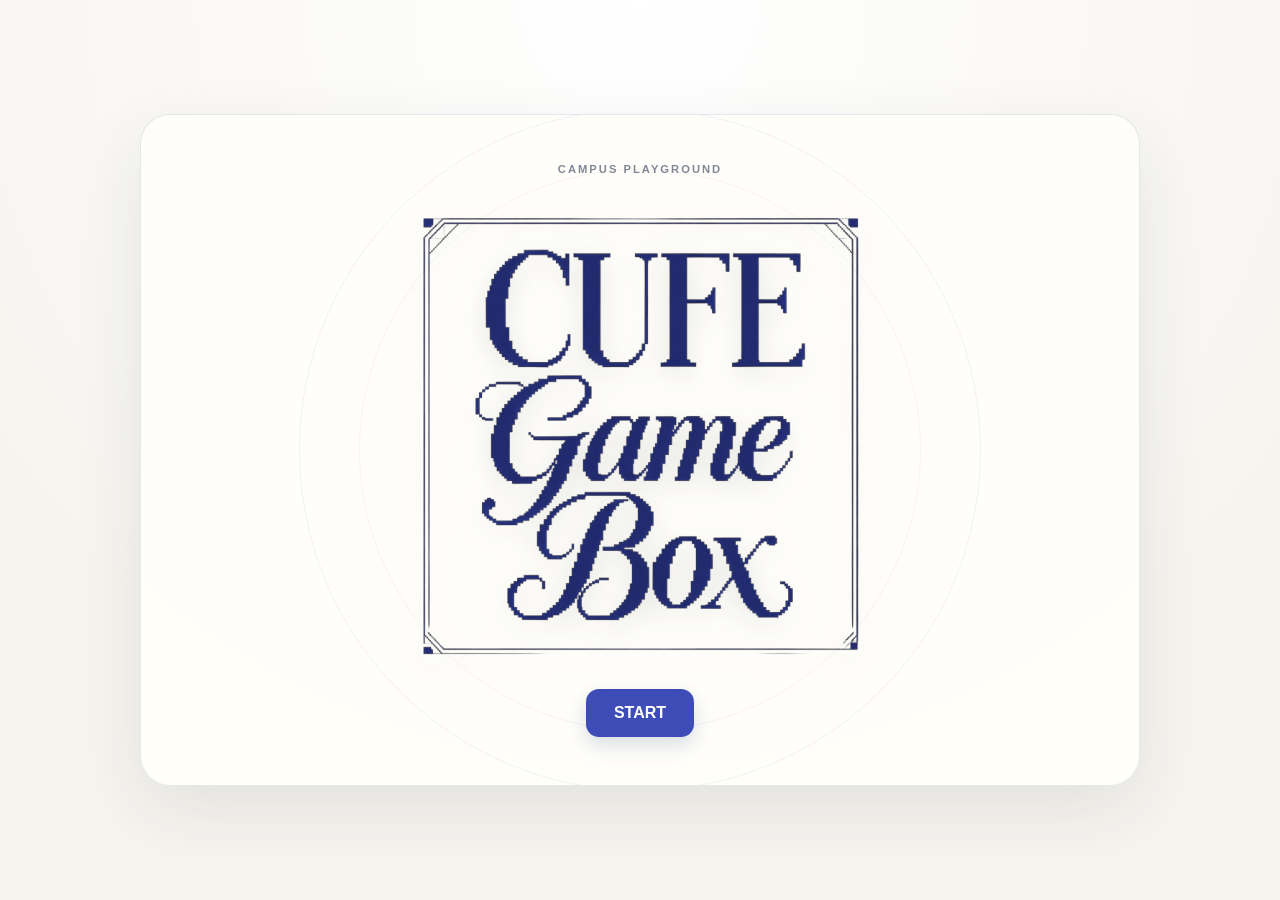
<file: index.html>
<!doctype html>
<html lang="zh-CN">
<head>
  <meta charset="utf-8">
  <meta name="viewport" content="width=device-width, initial-scale=1">
  <meta name="theme-color" content="#f6f4ef">
  <meta name="description" content="校园主题创意小游戏合集">
 
  <link rel="stylesheet" href="css/hub.css">
</head>
<body>
  <main class="hub-app">
    <section class="hub-home" id="hub-home">
      <div class="hero-card">
        <p class="eyebrow">CAMPUS PLAYGROUND</p>
        <img class="hero-emblem" src="assets/images/html/maintitle_s1.webp" alt="游戏盒">
        

        <button class="hub-primary" id="open-games" type="button">START</button>
    </section>
    <section class="game-picker" id="game-picker" hidden>
      <header class="picker-header"><div><p class="eyebrow">CHOOSE A GAME</p><h1>选择一款游戏！</h1><p class="picker-copy"></p></div><button class="hub-link" id="back-home" type="button">返回首页</button></header>
      <div class="game-cards">
        <article class="game-card color-card"><div class="card-art card-art-colors" aria-hidden="true"><img src="assets/images/html/1.webp" alt=""></div><div class="card-content"><p class="card-number">GAME 01</p><h2>徽常合理</h2><p>滑动棋盘，让相同颜色的校徽相遇并升级，合成金色通关。</p><a class="card-button" href="color-merge.html?from=hub">进入游戏</a></div></article>
        <article class="game-card match-card"><div class="card-art card-art-match" aria-hidden="true"><img src="assets/images/html/2.webp" alt=""></div><div class="card-content"><p class="card-number">GAME 02</p><h2>翻牌吧！</h2><p>翻开卡片，记住位置，并找出对应的一对校园照片与线描图，完成配对。</p><a class="card-button card-button-secondary" href="photo-line-match.html">开始配对</a></div></article>
        <article class="game-card stg-card"><div class="card-art card-art-stg" aria-hidden="true"><img src="assets/images/html/3.webp" alt=""></div><div class="card-content"><p class="card-number">GAME 03</p><h2>突围龙马路</h2><p>操控主角躲避弹幕，勇敢反击小作业、实验报告与期末考试吧！</p><a class="card-button card-button-secondary" href="stg.html">开始突围</a></div></article>
      </div>
      
    </section>
  </main>
  <script type="module" src="js/hub.js"></script>
</body>
</html>
</file>
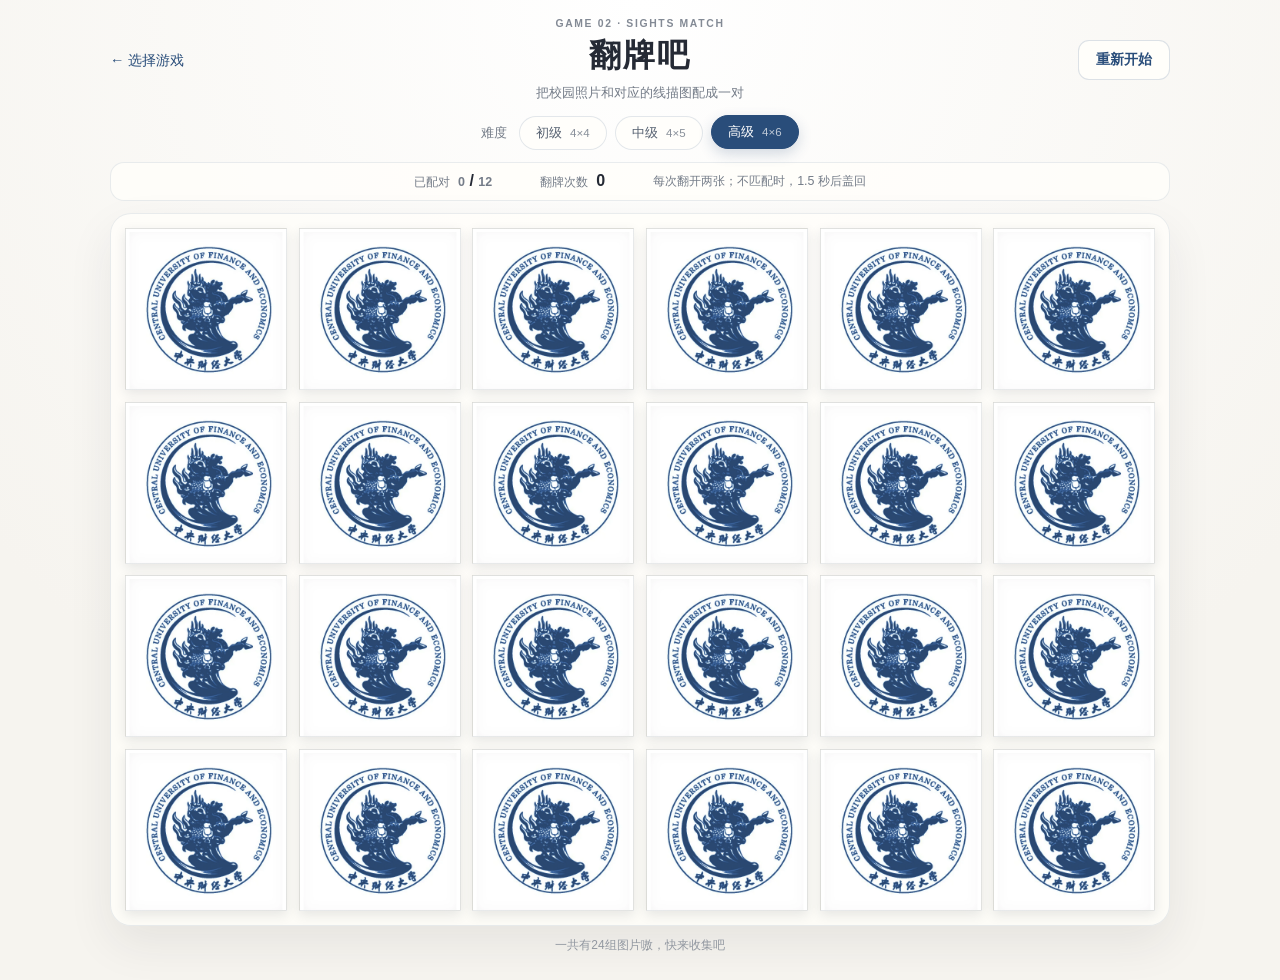
<file: photo-line-match.html>
<!doctype html>
<html lang="zh-CN">
<head>
  <meta charset="utf-8">
  <meta name="viewport" content="width=device-width, initial-scale=1">
  <meta name="theme-color" content="#f6f4ef">
  <meta name="description" content="校园照片与线描图翻牌配对游戏">
  <title>翻牌吧</title>
  <link rel="stylesheet" href="css/memory-match.css">
</head>
<body>
  <main class="match-app">
    <header class="match-header">
      <a class="back-link" href="index.html#games" aria-label="返回游戏选择">← <span>选择游戏</span></a>
      <div class="match-title-block">
        <p class="eyebrow">GAME 02 · SIGHTS MATCH</p>
        <h1>翻牌吧</h1>
        <p class="match-subtitle">把校园照片和对应的线描图配成一对</p>
      </div>
      <button class="restart-button" id="restart-game" type="button">重新开始</button>
    </header>

    <nav class="difficulty-picker" aria-label="选择游戏难度">
      <span class="difficulty-label">难度</span>
      <button type="button" class="difficulty-button" data-difficulty="beginner" aria-pressed="false">初级 <small>4×4</small></button>
      <button type="button" class="difficulty-button" data-difficulty="intermediate" aria-pressed="false">中级 <small>4×5</small></button>
      <button type="button" class="difficulty-button is-selected" data-difficulty="advanced" aria-pressed="true">高级 <small>4×6</small></button>
    </nav>

    <section class="match-status" aria-label="游戏进度">
      <div><span>已配对</span><strong><span id="matched-count">0</span> / <span id="total-pairs">12</span></strong></div>
      <div><span>翻牌次数</span><strong id="turn-count">0</strong></div>
      <p class="rule-hint">每次翻开两张；不匹配时，1.5 秒后盖回</p>
    </section>

    <section class="board-wrap" aria-label="翻牌区域">
      <div class="match-board" id="match-board" aria-live="polite"></div>
    </section>
    <p class="match-footer">一共有24组图片嗷，快来收集吧</p>

    <dialog class="match-dialog" id="match-dialog" aria-labelledby="finish-title">
      <div class="dialog-content">
        <p class="eyebrow">ROUND COMPLETE</p>
        <h2 id="finish-title">脑子怎么这么好使！</h2>
        <p id="finish-message">脑子怎么这么好使！</p>
        <button class="restart-button restart-primary" id="play-again" type="button">再玩一轮</button>
        <a class="back-link dialog-back" href="index.html#games">返回选择游戏</a>
      </div>
    </dialog>
  </main>
  <script type="module" src="js/photo-line-match.js"></script>
</body>
</html>
</file>
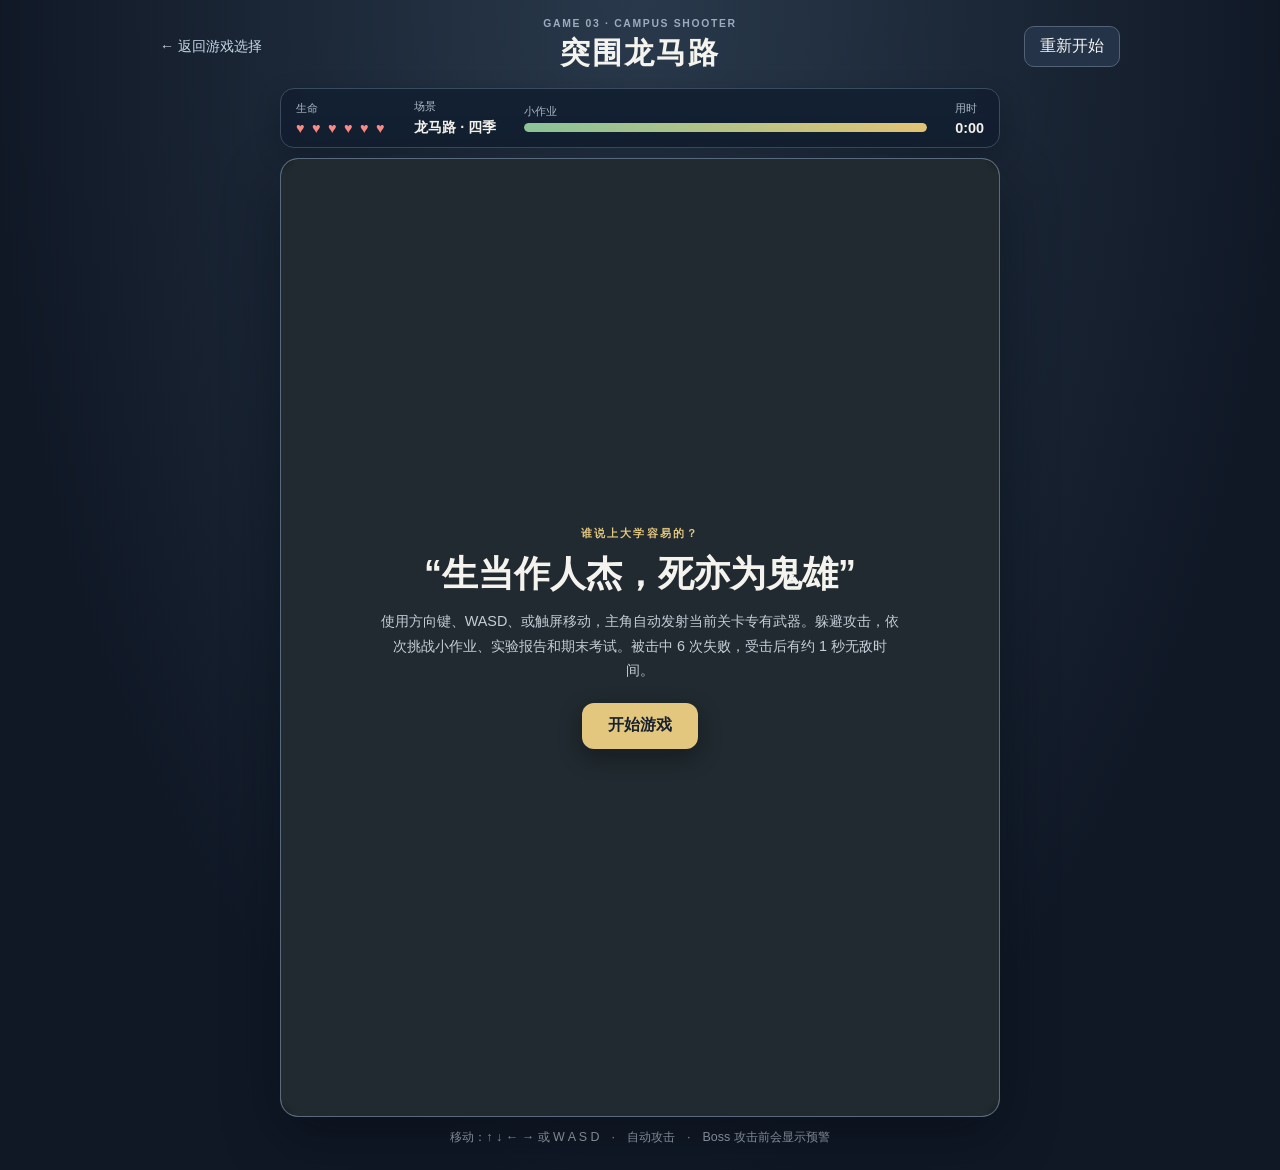
<file: stg.html>
<!doctype html>
<html lang="zh-CN">
<head>
  <meta charset="utf-8">
  <meta name="viewport" content="width=device-width, initial-scale=1">
  <meta name="theme-color" content="#111a29">
  <meta name="description" content="操控学生躲避弹幕，挑战小作业、实验报告和期末考试">
  <title>突围龙马路</title>
  <link rel="stylesheet" href="css/stg.css">
</head>
<body>
  <main class="stg-app">
    <header class="stg-header">
      <a href="index.html#games">← 返回游戏选择</a>
      <div><p>GAME 03 · CAMPUS SHOOTER</p><h1>突围龙马路</h1></div>
      <button id="restart" type="button">重新开始</button>
    </header>
    <section class="hud" aria-label="战斗状态">
      <div><span>生命</span><strong id="lives" aria-live="polite">♥ ♥ ♥ ♥ ♥ ♥</strong></div>
      <div><span>场景</span><strong id="stage">龙马路 · 四季</strong></div>
      <div class="boss-hud"><span id="boss-name">小作业</span><strong><i id="boss-bar"></i></strong></div>
      <div><span>用时</span><strong id="timer">0:00</strong></div>
    </section>
    <section class="arena-wrap" aria-label="游戏区域">
      <canvas id="arena" width="720" height="960" aria-label="使用方向键或 WASD 移动，自动攻击并躲避敌方攻击"></canvas>
      <div class="overlay" id="overlay">
        <p class="overlay-kicker">谁说上大学容易的？</p>
        <h2 id="overlay-title">“生当作人杰，死亦为鬼雄”</h2>
        <p id="overlay-copy">使用方向键、WASD、或触屏移动，主角自动发射当前关卡专有武器。躲避攻击，依次挑战小作业、实验报告和期末考试。被击中 6 次失败，受击后有约 1 秒无敌时间。</p>
        <button id="start" type="button">开始游戏</button>
      </div>
    </section>
    <p class="controls-hint">移动：↑ ↓ ← → 或 W A S D　·　自动攻击　·　Boss 攻击前会显示预警</p>
  </main>
  <script src="js/stg.js" defer></script>
</body>
</html>
</file>
<file: css/hub.css>
:root { color-scheme: light; --ink:#252a35; --muted:#737b88; --paper:#f6f4ef; --accent:#3e4cb8; --accent-dark:#3e4cb8; --gold:#c5a45f; font-family:"Imprint MT Shadow","Microsoft YaHei",sans-serif; color:var(--ink); background:var(--paper); }
* { box-sizing:border-box; }
body { margin:0; min-width:320px; min-height:100vh; background:radial-gradient(circle at 50% 0,#fff 0,var(--paper) 72%); }
button,a { font:inherit; }
.hub-app { min-height:100vh; display:grid; place-items:center; padding:28px 20px; }
.hub-home,.game-picker,.coming-page { width:min(100%,1000px); margin:auto; }
.hub-home[hidden],.game-picker[hidden] { display:none; }
.hero-card { position:relative; isolation:isolate; overflow:hidden; min-height:620px; display:flex; flex-direction:column; align-items:center; justify-content:center; padding:48px 28px; text-align:center; border:1px solid rgba(39,72,115,.12); border-radius:30px; background:rgba(255,254,250,.94); box-shadow:0 24px 70px rgba(37,43,53,.09); }
.hero-card::before,.hero-card::after { content:""; position:absolute; z-index:-1; left:50%; top:50%; width:min(80vw,680px); aspect-ratio:1; border:1px solid rgba(39,72,115,.065); border-radius:50%; transform:translate(-50%,-50%); }
.hero-card::after { width:min(68vw,560px); border-color:rgba(39,72,115,.05); }
.eyebrow { margin:0 0 12px; color:#818895; font-size:.7rem; font-weight:750; letter-spacing:.18em; }
.hero-emblem { display:block; width:clamp(280px,36vw,500px); height:auto; max-width:min(78vw,calc(100svh - 300px)); aspect-ratio:1; object-fit:contain; margin:clamp(10px,2vh,22px) 0 clamp(12px,2.5vh,28px); filter:drop-shadow(0 8px 14px rgba(31,45,65,.13)); }
.hero-card h1,.picker-header h1,.coming-card h1 { margin:0; font-family:Georgia,"Microsoft YaHei",serif; letter-spacing:.08em; }
.hero-card h1 { font-size:clamp(2.3rem,6vw,3.5rem); }
.hero-copy { margin:15px 0 30px; color:var(--muted); letter-spacing:.16em; }
.hub-primary,.card-button { display:inline-flex; min-height:48px; align-items:center; justify-content:center; padding:0 28px; border:0; border-radius:13px; color:#fff; background:var(--accent); text-decoration:none; font-weight:700; box-shadow:0 8px 20px rgba(41,77,122,.18); cursor:pointer; transition:transform .16s ease,background .16s ease; }
.hub-primary:hover,.card-button:hover { transform:translateY(-2px); background:var(--accent-dark); }
.hero-note { margin:20px 0 0; color:#969ba2; font-size:.8rem; letter-spacing:.12em; }
.game-picker { padding:22px 0; }
.picker-header { display:flex; justify-content:space-between; align-items:end; gap:20px; margin-bottom:28px; }
.picker-header .eyebrow { margin-bottom:8px; }
.picker-header h1 { font-size:clamp(1.8rem,5vw,2.5rem); }
.picker-copy { margin:9px 0 0; color:var(--muted); }
.hub-link { padding:10px 16px; border:1px solid rgba(39,72,115,.16); border-radius:11px; color:var(--accent); background:rgba(255,254,250,.9); cursor:pointer; white-space:nowrap; }
.game-cards { display:grid; grid-template-columns:repeat(3,minmax(0,1fr)); gap:20px; }
.game-card { overflow:hidden; display:flex; min-width:0; flex-direction:column; border:1px solid rgba(39,72,115,.12); border-radius:22px; background:#fffefa; box-shadow:0 14px 38px rgba(37,43,53,.07); }
.game-picker .game-card,.game-picker .card-art { background:#f4f4f2; }
.card-art { min-height:230px; display:flex; align-items:center; justify-content:center; gap:8px; overflow:hidden; background:linear-gradient(145deg,#e9edf1,#f6f4ef); }
.card-art-colors img,.card-art-match img,.card-art-stg img { display:block; width:100%; height:100%; object-fit:cover; }
.card-art-colors img:nth-child(2) { transform:translateY(-19px); }
.card-art-colors img:nth-child(3) { transform:translateY(18px); }
.card-art-match { gap:15px; background:linear-gradient(140deg,#e3e9e8,#f3eee4); }
.card-art-stg { gap:16px; background:linear-gradient(145deg,#dce6ee,#f3e7ce); }
.stg-student,.stg-bullet,.stg-boss { display:grid; place-items:center; border-radius:18px; box-shadow:0 10px 24px rgba(37,43,53,.1); }
.stg-student { width:90px; height:100px; background:#fffefa; font-size:3rem; }
.stg-bullet { width:46px; height:46px; border-radius:50%; color:#fff; background:#75a77c; font-size:1.3rem; }
.stg-boss { width:88px; height:88px; color:#fff; background:#344b70; font-weight:800; letter-spacing:.12em; }
.mini-card { width:clamp(76px,10vw,112px); aspect-ratio:1; display:grid; place-items:center; border:1px solid rgba(39,72,115,.13); border-radius:16px; color:#526171; background:rgba(255,255,255,.86); font-weight:700; box-shadow:0 10px 24px rgba(37,43,53,.08); }
.mini-line { color:#54725f; background:linear-gradient(135deg,#fff,#edf2ed); }
.match-mark { color:var(--gold); font-size:1.7rem; }
.card-content { padding:22px 24px 24px; }
.card-number { margin:0 0 7px; color:#9b875c; font-size:.68rem; font-weight:750; letter-spacing:.15em; }
.card-content h2 { margin:0 0 8px; font-family:Georgia,"Microsoft YaHei",serif; font-size:1.45rem; }
.card-content>p:not(.card-number) { min-height:48px; margin:0 0 18px; color:var(--muted); line-height:1.6; font-size:.9rem; }
.card-button { min-height:42px; padding:0 20px; border-radius:10px; font-size:.9rem; }
.card-button-secondary { color:var(--accent); background:#edf0f3; box-shadow:none; }
.card-button-secondary:hover { color:#fff; }
.game-picker .card-button,.game-picker .card-button-secondary { color:#fff; background:#4b50b8; box-shadow:0 8px 20px rgba(75,80,184,.18); }
.game-picker .card-button:hover,.game-picker .card-button-secondary:hover,.game-picker .card-button:focus-visible,.game-picker .card-button-secondary:focus-visible { color:#4b50b8; background:#fff; }
.coming-label { margin-left:12px; color:#9298a1; font-size:.77rem; }
.picker-footer { margin:24px 0 0; text-align:center; color:#9298a1; font-size:.82rem; }
.coming-card { width:min(100%,620px); margin:auto; padding:clamp(28px,6vw,54px); border:1px solid rgba(39,72,115,.12); border-radius:26px; background:#fffefa; box-shadow:0 24px 70px rgba(37,43,53,.09); text-align:center; }
.coming-art { display:flex; justify-content:center; align-items:center; gap:18px; margin:24px 0; }
.coming-art span { width:110px; aspect-ratio:1; display:grid; place-items:center; border-radius:18px; color:#566574; background:#eef0ed; font-weight:700; }
.coming-art b { color:var(--gold); font-size:1.7rem; }
.coming-card h1 { font-size:clamp(1.8rem,5vw,2.35rem); }
.coming-card p { color:var(--muted); line-height:1.75; }
.coming-status { margin:20px 0 26px; color:#8b7953!important; font-size:.88rem; }
.link-primary { margin-top:5px; }
@media(max-width:900px) { .game-cards { grid-template-columns:repeat(2,minmax(0,1fr)); } }
@media(max-width:680px) { .hub-app { padding:16px 13px; } .hero-card { min-height:calc(100svh - 32px); border-radius:24px; } .hero-emblem { width:min(72vw,42svh,380px); max-width:78vw; margin:clamp(8px,2vh,18px) 0; } .picker-header { align-items:flex-start; } .game-cards { grid-template-columns:1fr; gap:15px; } .card-art { min-height:180px; } .card-content { padding:19px; } .card-content>p:not(.card-number) { min-height:0; } }
/* 三款游戏合集页的可访问性与响应式细节 */
.game-card { transition:transform .22s ease,box-shadow .22s ease; }
.game-card:hover { transform:translateY(-4px); box-shadow:0 20px 44px rgba(37,43,53,.12); }
a:focus-visible,button:focus-visible { outline:3px solid #c5a45f; outline-offset:3px; }
@media (min-width:681px) and (max-width:900px) {
  .game-card:last-child { grid-column:1 / -1; width:calc(50% - 10px); justify-self:center; }
}
@media (prefers-reduced-motion:reduce) {
  *,*::before,*::after { scroll-behavior:auto!important; transition-duration:.01ms!important; animation-duration:.01ms!important; }
}
</file>
<file: css/memory-match.css>
:root { color-scheme:light; --ink:#252a35; --muted:#747c88; --paper:#f6f4ef; --card:#fffefa; --accent:#294d7a; --line:#e5e0d7; font-family:"Segoe UI","Microsoft YaHei",sans-serif; color:var(--ink); background:var(--paper); }
* { box-sizing:border-box; }
body { margin:0; min-width:320px; min-height:100vh; background:radial-gradient(circle at 50% 0,#fff 0,var(--paper) 72%); }
.match-app { width:min(100%,1120px); min-height:100vh; margin:auto; padding:18px clamp(12px,3vw,30px) 26px; }
.match-header { display:grid; grid-template-columns:1fr auto 1fr; align-items:center; gap:12px; margin-bottom:14px; }
.back-link { justify-self:start; color:var(--accent); text-decoration:none; font-size:.9rem; white-space:nowrap; }
.back-link:hover { text-decoration:underline; }
.match-title-block { text-align:center; }
.eyebrow { margin:0 0 5px; color:#838a95; font-size:.65rem; font-weight:750; letter-spacing:.16em; }
.match-title-block h1 { margin:0; font-family:Georgia,"Microsoft YaHei",serif; font-size:clamp(1.35rem,4vw,2rem); letter-spacing:.06em; }
.match-subtitle { margin:6px 0 0; color:var(--muted); font-size:.82rem; }
.restart-button { justify-self:end; min-height:40px; padding:0 17px; border:1px solid rgba(41,77,122,.16); border-radius:11px; color:var(--accent); background:var(--card); font:inherit; font-size:.86rem; font-weight:650; cursor:pointer; transition:background .18s ease,transform .25s cubic-bezier(.2,1.25,.35,1); }
.restart-button:hover { background:#edf1f5; transform:translateY(-2px); }
.difficulty-picker { display:flex; align-items:center; justify-content:center; gap:8px; margin:0 auto 12px; }
.difficulty-label { margin-right:4px; color:var(--muted); font-size:.8rem; }
.difficulty-button { min-width:88px; padding:7px 13px; border:1px solid rgba(41,77,122,.13); border-radius:999px; color:#566171; background:rgba(255,254,250,.82); font:inherit; font-size:.82rem; cursor:pointer; transition:all .22s cubic-bezier(.2,1.2,.35,1); }
.difficulty-button small { margin-left:4px; color:inherit; opacity:.7; font-size:.72rem; }
.difficulty-button:hover { transform:translateY(-2px); }
.difficulty-button.is-selected { border-color:var(--accent); color:#fff; background:var(--accent); box-shadow:0 5px 14px rgba(41,77,122,.2); transform:translateY(-1px); }
.match-status { display:flex; align-items:center; justify-content:center; gap:clamp(18px,5vw,48px); margin:0 auto 12px; padding:9px 14px; border:1px solid rgba(41,77,122,.1); border-radius:14px; background:rgba(255,254,250,.8); }
.match-status>div { display:flex; align-items:baseline; gap:8px; white-space:nowrap; }
.match-status span { color:var(--muted); font-size:.78rem; }
.match-status strong { font-size:1rem; font-variant-numeric:tabular-nums; }
.rule-hint { margin:0; color:var(--muted); font-size:.78rem; }
.board-wrap { padding:clamp(8px,1.8vw,14px); border:1px solid rgba(41,77,122,.1); border-radius:21px; background:rgba(255,254,250,.76); box-shadow:0 18px 45px rgba(37,43,53,.08); }
.match-board { display:grid; grid-template-columns:repeat(var(--desktop-columns,6),minmax(0,1fr)); gap:clamp(6px,1.05vw,12px); }
.memory-card { position:relative; width:100%; aspect-ratio:1; min-width:0; padding:0; border:0; border-radius:clamp(8px,1.3vw,14px); background:transparent; perspective:1000px; cursor:pointer; -webkit-tap-highlight-color:transparent; transition:transform .28s cubic-bezier(.2,1.25,.35,1),filter .25s ease; }
.memory-card:hover:not(:disabled) { z-index:2; transform:translateY(-3px) scale(1.025); filter:drop-shadow(0 8px 12px rgba(30,42,56,.14)); }
.memory-card:active:not(:disabled) { transform:scale(.965); }
.memory-card:focus-visible { outline:3px solid #d0ad5c; outline-offset:2px; }
.memory-card:disabled { cursor:default; }
.memory-card-inner { position:relative; display:block; width:100%; height:100%; transform-style:preserve-3d; transition:transform 680ms cubic-bezier(.16,1.32,.34,1); will-change:transform; }
.memory-card.is-flipped .memory-card-inner { transform:rotateY(180deg); }
.memory-face { position:absolute; inset:0; display:grid; place-items:center; overflow:hidden; border:1px solid rgba(35,48,66,.1); border-radius:inherit; background:#fff; backface-visibility:hidden; -webkit-backface-visibility:hidden; box-shadow:0 4px 11px rgba(30,42,56,.1); }
.memory-back { background:linear-gradient(145deg,#fff,#f0eee8); }
.memory-back img { display:block; width:100%; height:100%; object-fit:cover; }
.memory-front { transform:rotateY(180deg); padding:4px; }
.memory-front img { display:block; width:100%; height:100%; object-fit:contain; }
.line-face { background:#fff; }
.memory-card.is-matched { pointer-events:none; animation:matched-burst 460ms cubic-bezier(.2,1.3,.35,1) forwards; }
@keyframes matched-burst { 0% { opacity:1; transform:scale(1); } 38% { opacity:1; transform:scale(1.1); } 100% { opacity:0; transform:scale(.68); visibility:hidden; } }
.match-footer { margin:11px 0 0; text-align:center; color:#9298a1; font-size:.75rem; }
.match-dialog { width:min(calc(100% - 32px),400px); padding:0; border:1px solid var(--line); border-radius:22px; background:var(--card); box-shadow:0 24px 70px rgba(20,27,38,.24); text-align:center; }
.match-dialog::backdrop { background:rgba(24,32,44,.48); backdrop-filter:blur(3px); }
.dialog-content { padding:32px 25px 26px; }
.dialog-content h2 { margin:0 0 8px; font-size:1.7rem; }
.dialog-content>p:not(.eyebrow) { margin:0 0 22px; color:var(--muted); }
.restart-primary { display:block; margin:0 auto 12px; color:#fff; background:var(--accent); }
.dialog-back { display:inline-block; font-size:.86rem; }
@media(max-width:640px) {
  .match-app { padding:12px 9px 20px; }
  .match-header { grid-template-columns:auto 1fr auto; gap:7px; margin-bottom:11px; }
  .back-link { font-size:.78rem; }
  .back-link span { display:none; }
  .match-title-block h1 { font-size:1.22rem; }
  .match-subtitle { max-width:210px; margin:4px auto 0; font-size:.7rem; }
  .restart-button { min-height:35px; padding:0 9px; font-size:.74rem; }
  .difficulty-picker { gap:5px; margin-bottom:9px; }
  .difficulty-label { margin-right:1px; font-size:.72rem; }
  .difficulty-button { min-width:0; padding:7px 10px; font-size:.75rem; }
  .difficulty-button small { margin-left:2px; font-size:.67rem; }
  .match-status { flex-wrap:wrap; gap:5px 16px; margin-bottom:9px; padding:7px 9px; }
  .match-status>div { gap:5px; }
  .match-status span,.rule-hint { font-size:.68rem; }
  .rule-hint { flex-basis:100%; text-align:center; }
  .board-wrap { padding:6px; border-radius:15px; }
  .match-board { grid-template-columns:repeat(4,minmax(0,1fr)); gap:5px; }
  .memory-card { border-radius:8px; }
  .memory-front { padding:2px; }
}
@media(max-width:360px) { .match-app { padding-inline:6px; } .match-board { gap:4px; } .match-status { gap:4px 10px; } .match-subtitle { max-width:174px; } }
@media(prefers-reduced-motion:reduce) { .memory-card-inner,.memory-card,.memory-card.is-matched { transition-duration:.01ms; animation-duration:.01ms; } }
</file>
<file: css/stg.css>
*{box-sizing:border-box}
:root{color-scheme:dark;--ink:#f4f3ed;--muted:#a9b6c4;--panel:#172234;--line:#3a4b60;--gold:#e4c77e;font-family:"Segoe UI","Microsoft YaHei",sans-serif;color:var(--ink);background:#101826}
body{margin:0;min-width:320px;min-height:100vh;background:radial-gradient(ellipse at 50% 0,#29394b,#101826 72%)}
button,a{font:inherit}.stg-app{width:min(100%,1120px);min-height:100vh;margin:auto;padding:18px clamp(12px,3vw,28px) 24px}
.stg-header{display:grid;grid-template-columns:1fr auto 1fr;align-items:center;gap:12px;margin:0 auto 14px;max-width:960px}.stg-header>a{color:#c6d7e7;text-decoration:none;font-size:.88rem}.stg-header>div{text-align:center}.stg-header p{margin:0 0 4px;color:#9bacbd;font-size:.65rem;font-weight:750;letter-spacing:.16em}.stg-header h1{margin:0;font-size:clamp(1.3rem,4vw,1.9rem);letter-spacing:.06em}.stg-header button{justify-self:end;padding:9px 15px;border:1px solid #536277;border-radius:10px;color:#f2f3f2;background:#243348;cursor:pointer}.stg-header button:hover{background:#344961}
.hud{display:grid;grid-template-columns:auto auto minmax(120px,1fr) auto;align-items:center;gap:clamp(12px,3vw,28px);width:min(100%,720px);margin:0 auto 10px;padding:10px 15px;border:1px solid var(--line);border-radius:14px;background:#131f30eF;box-shadow:0 8px 24px #050a1240}.hud>div{display:grid;gap:4px}.hud span{color:var(--muted);font-size:.7rem}.hud strong{font-size:.9rem;white-space:nowrap}#lives{color:#ff8b85;letter-spacing:.12em}.boss-hud strong{display:block;height:9px;overflow:hidden;border-radius:99px;background:#344156}.boss-hud i{display:block;width:100%;height:100%;border-radius:inherit;background:linear-gradient(90deg,#8dc69a,#e6c675);transition:width .18s linear}
.arena-wrap{position:relative;width:min(100%,720px);margin:auto;overflow:hidden;border:1px solid #596a7e;border-radius:18px;background:#192b3b;box-shadow:0 20px 56px #050a1277}#arena{display:block;width:100%;height:auto;aspect-ratio:3/4}.overlay{position:absolute;inset:0;display:flex;flex-direction:column;align-items:center;justify-content:center;padding:24px;text-align:center;background:#09101bd1;backdrop-filter:blur(4px)}.overlay[hidden]{display:none}.overlay-kicker{margin:0 0 9px;color:var(--gold);font-size:.7rem;font-weight:750;letter-spacing:.18em}.overlay h2{margin:0 0 10px;font-size:clamp(1.45rem,5vw,2.25rem)}.overlay p:not(.overlay-kicker){max-width:520px;margin:0 0 20px;color:#c5ced8;font-size:.9rem;line-height:1.7}.overlay button{min-height:46px;padding:0 26px;border:0;border-radius:12px;color:#172132;background:var(--gold);font-weight:800;cursor:pointer;box-shadow:0 8px 22px #04080c66}.overlay button:hover{filter:brightness(1.08);transform:translateY(-1px)}.controls-hint{margin:12px auto 0;color:#a4b0bd;text-align:center;font-size:.78rem}
@media(max-width:600px){.stg-app{padding:11px 8px 18px}.stg-header{grid-template-columns:auto 1fr auto;gap:5px}.stg-header>a{font-size:.72rem}.stg-header h1{font-size:1.2rem}.stg-header p{font-size:.52rem}.stg-header button{padding:8px 9px;font-size:.72rem}.hud{gap:8px;padding:8px}.hud span{font-size:.62rem}.hud strong{font-size:.74rem}#lives{letter-spacing:0}.arena-wrap{border-radius:10px}.overlay{padding:14px}.overlay p:not(.overlay-kicker){margin-bottom:12px;font-size:.78rem}.controls-hint{font-size:.68rem}}
#arena{touch-action:none;user-select:none;-webkit-user-select:none}
</file>
